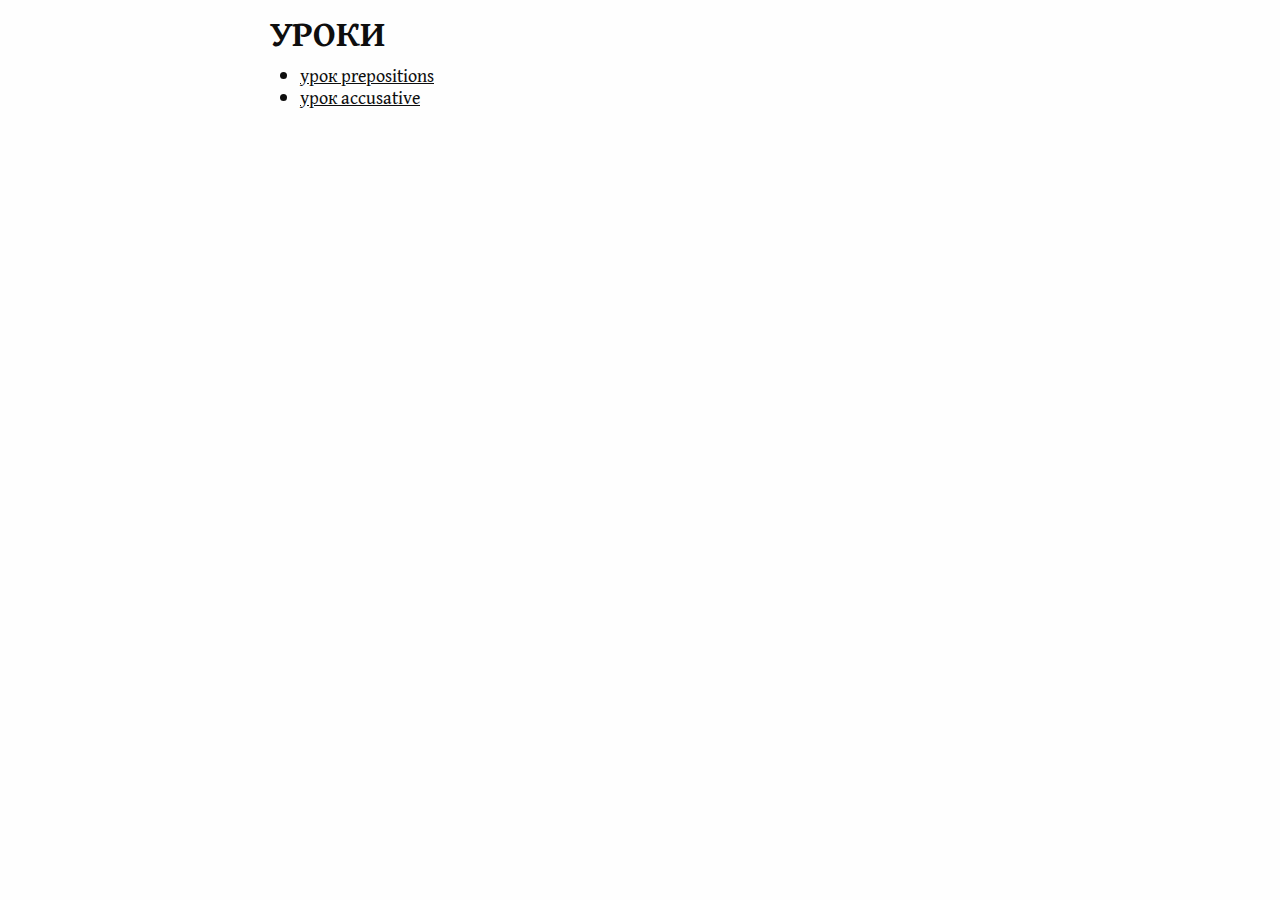
<file: index.html>
<!DOCTYPE html>
<html lang="en">
<head>
  <meta charset="UTF-8">
  <title>д</title>
  <link rel="stylesheet" href="/static/css/style.css">
  <meta name="viewport" content="width=device-width, initial-scale=1.0">
</head>
<body>
    <main>
        <h1>уроки</h1>
        <ul>
          <li><a href="prepositions.html">урок prepositions</a></li>
          <li><a href="accusative-case-and-possessives.html">урок accusative</a></li>
        </ul>
    <main>
</body>
</html>
</file>
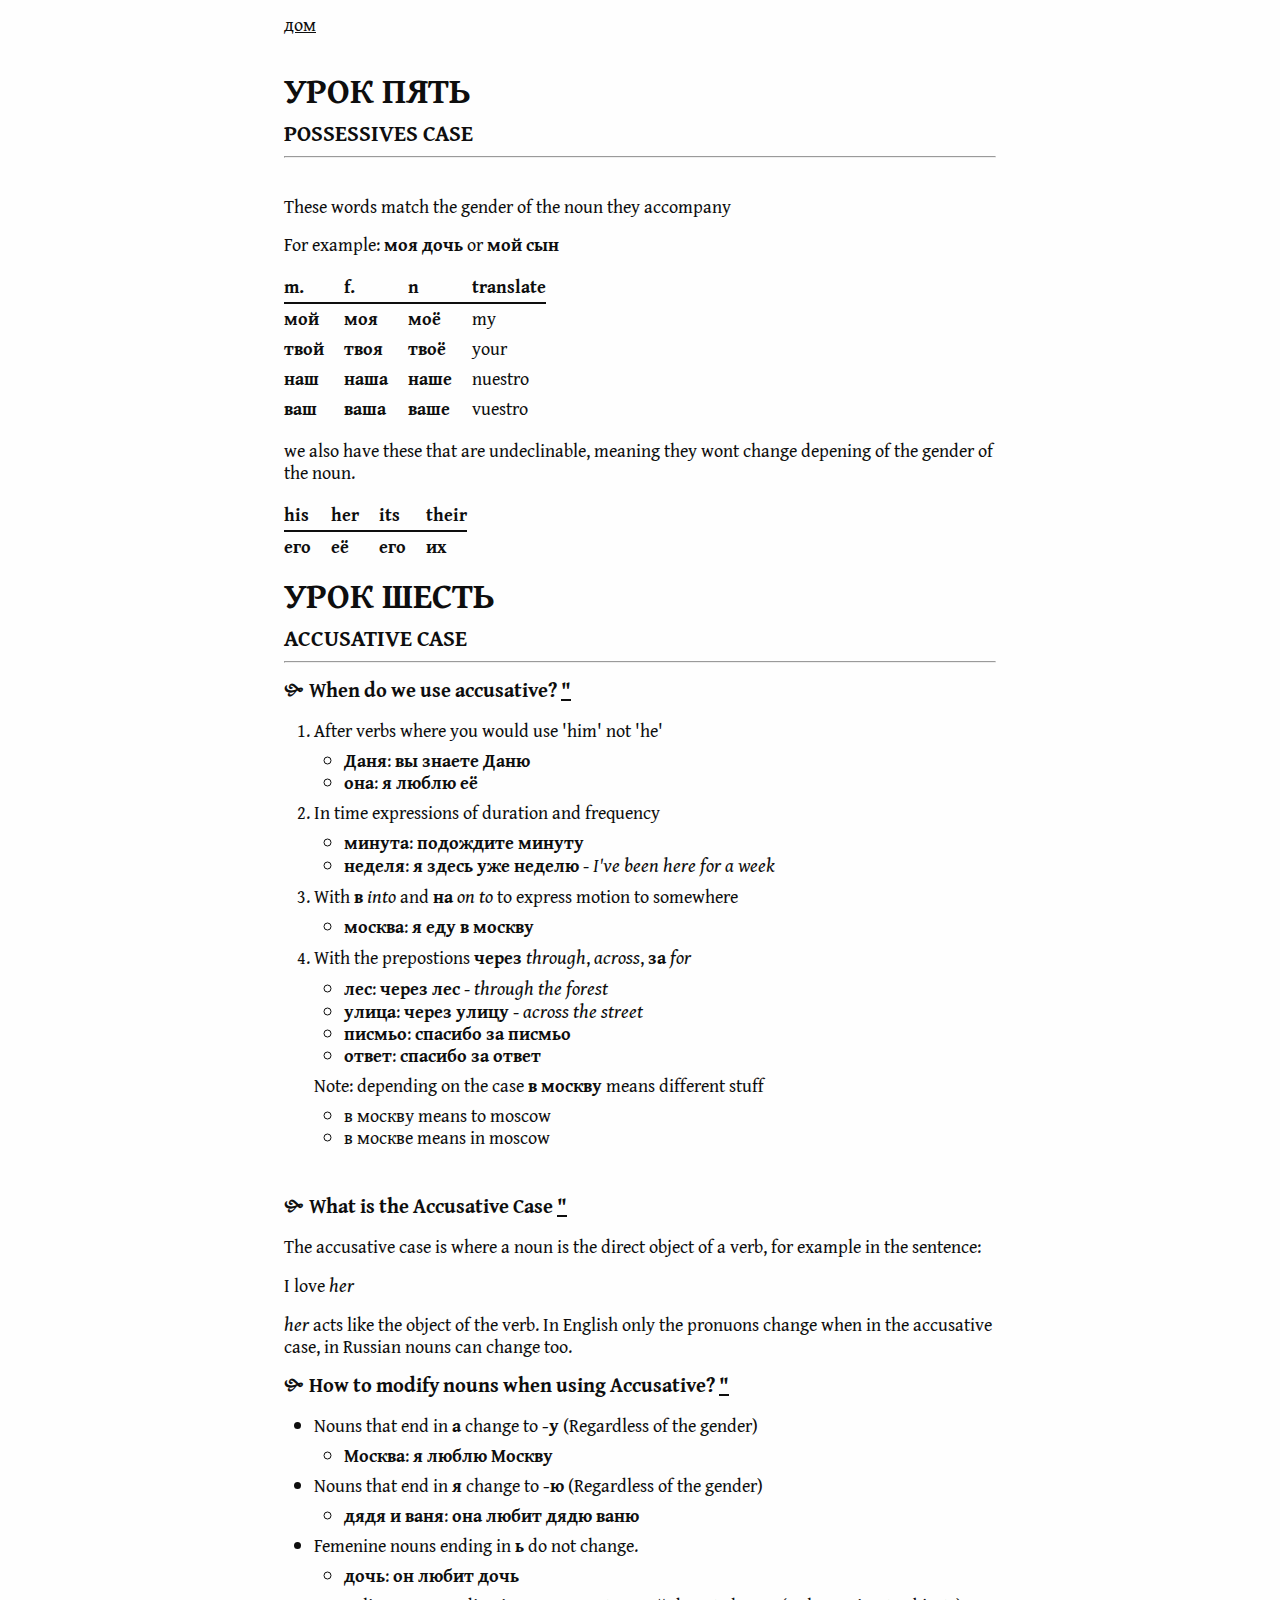
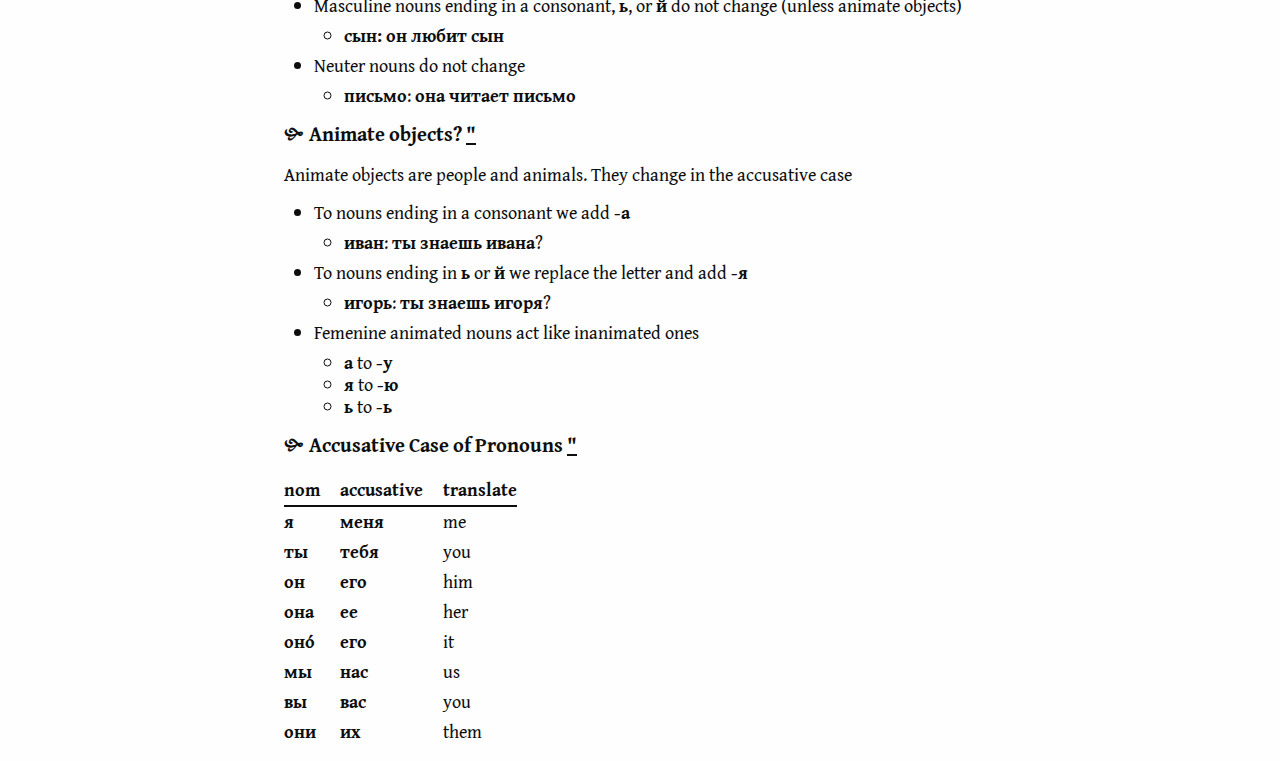
<file: accusative-case-and-possessives.html>
<!doctype html>
<html lang="en">
<head>
  <meta charset="UTF-8">
  <title>д</title>
  <link rel="stylesheet" href="/static/css/style.css">
  <meta name="viewport" content="width=device-width, initial-scale=1.0">
</head>
<body>
    <main>
        <section><a href="/">дом</a></section>
        <section>
            <h1>урок пять</h1>
            <h2>Possessives Case</h2>
            <hr>
            <br>
            <p>
            These  words match the gender of the noun they accompany
            </p>
            <p>
            For example: <b>моя дочь</b> or <b>мой сын</b>
            </p>
            <table>
              <thead>
                  <tr>
                    <th>m.</th>
                    <th>f.</th>
                    <th>n</th>
                    <th>translate</th>
                  </tr>
              </thead>
              <tbody>
                  <tr>
                      <td><b>мой</b></td>
                      <td><b>моя</b></td>
                      <td><b>моё</b></td>
                    <td>my</td>
                  </tr>
                  <tr>
                      <td><b>твой</b></td>
                      <td><b>твоя</b></td>
                      <td><b>твоё</b></td>
                    <td>your</td>
                  </tr>
                  <tr>
                      <td><b>наш</b></td>
                      <td><b>наша</b></td>
                      <td><b>наше</b></td>
                    <td>nuestro</td>
                  </tr>
                  <tr>
                      <td><b>ваш</b></td>
                      <td><b>ваша</b></td>
                      <td><b>ваше</b></td>
                    <td>vuestro</td>
                  <tr>
              </tbody>
            </table>
            <p>
                we also have these that are undeclinable, meaning they wont
                change depening of the gender of the noun.
            </p>
            <table>
              <thead>
                  <tr>
                    <th>his</th>
                    <th>her</th>
                    <th>its</th>
                    <th>their</th>
                  </tr>
              </thead>
              <tbody>
                  <tr>
                      <td><b>его</b></td>
                      <td><b>её</b></td>
                      <td><b>его</b></td>
                      <td><b>их</b></td>
                  </tr>
              </tbody>
            </table>

            <h1>урок шесть</h1>
            <h2>Accusative Case</h2>
            <hr>
            <h3 id='when'>
                When do we use accusative?
                <a class="headerlink" href="#when" title="Permalink to this heading">"</a>
            </h3>
            <ol>
              <li>
                  After verbs where you would use 'him' not 'he'
                  <ul>
                      <li><b>Даня</b>: <b>вы знаете Даню</b></li>
                      <li><b>она</b>: <b>я люблю её</b></li>
                  </ul>
              </li>
              <li>In time expressions of duration and frequency</li>
                  <ul>
                      <li><b>минута</b>: <b>подождите минуту</b></li>
                      <li><b>неделя</b>: <b>я здесь уже неделю</b> - <i>I've been here for a week</i></li>
                  </ul>
                  <li>With <b>в</b> <i>into</i> and <b>на</b> <i>on to</i> to express motion to somewhere</li>
                  <ul>
                      <li><b>москва</b>: <b>я еду в москву</b></li>
                  </ul>
                  <li>With the prepostions <b>через</b> <i>through</i>, <i>across</i>, <b>за</b> <i>for</i></li>
                  <ul>
                      <li><b>лес</b>: <b>через лес</b> -  <i>through the forest</i></li>
                      <li><b>улица</b>: <b>через улицу</b> - <i>across the street</i></li>
                      <li><b>писмьо</b>: <b>спасибо за писмьо</b></li>
                      <li><b>ответ</b>: <b>спасибо за ответ</b></li>
                  </ul>
                  <div class='info'>
                    Note: depending on the case <b>в москву</b> means different stuff
                    <ul>
                      <li>в москву means to moscow</li>
                      <li>в москве means in moscow</li>
                    </ul>
                  </div >
            </ol>

            <br>
            <h3 id='whatare'>
                What is the Accusative Case
                <a class="headerlink" href="#whatare" title="Permalink to this heading">"</a>
            </h3>
            <p>
                The accusative case is where a noun is the direct object of a
                verb, for example in the sentence:
            </p>
            <p>
                I love <i>her</i>
            </p>
            <p>
                <i>her</i> acts like the object of the verb. In English only
                the pronuons change when in the accusative case, in Russian
                nouns can change too.
            </p>
            <h3 id='howto'>
                How to modify nouns when using Accusative?
                <a class="headerlink" href="#howto" title="Permalink to this heading">"</a>
            </h3>
            <ul>
                <li>
                    Nouns that end in <b>а</b> change to <b>-у</b>
                    (Regardless of the gender)
                    <ul>
                        <li><b>Москва</b>: <b>я люблю Москву</b></li>
                    </ul>
                </li>
                <li>
                    Nouns that end in  <b>я</b> change to <b>-ю</b>
                    (Regardless of the gender)
                    <ul>
                        <li><b>дядя и ваня</b>: <b>она любит дядю ваню</b></li>
                    </ul>
                </li>
                <li>
                    Femenine nouns ending in <b>ь</b> do not change.
                    <ul>
                        <li><b>дочь</b>: <b>он любит дочь</b></li>
                    </ul>
                </li>
                <li>
                    Masculine nouns ending in a consonant, <b>ь</b>, or
                    <b>й</b> do not change (unless animate objects)
                    <ul>
                        <li><b>сын: он любит сын</b></li>
                    </ul>
                </li>
                <li>
                    Neuter nouns do not change
                    <ul>
                        <li><b>письмо</b>: <b>она читает письмо</b></li>
                    </ul>
                </li>
            </ul>
            <h3 id='howto'>
                Animate objects?
                <a class="headerlink" href="#howto" title="Permalink to this heading">"</a>
            </h3>
            <p>
                Animate objects are people and animals. They change in the
                accusative case
            </p>
            <ul>
                <li>
                    To nouns ending in a consonant we add <b>-а</b>
                    <ul>
                        <li><b>иван</b>: <b>ты знаешь ивана</b>?</li>
                    </ul>
                </li>
                <li>
                    To nouns ending in <b>ь</b> or <b>й</b> we
                    replace the letter and add <b>-я</b>
                    <ul>
                        <li><b>игорь</b>: <b>ты знаешь игоря</b>?</li>
                    </ul>
                </li>
                <li>
                    Femenine animated nouns act like inanimated ones
                    <ul>
                        <li><b>а</b> to <b>-у</b></li>
                        <li><b>я</b> to <b>-ю</b></li>
                        <li><b>ь</b> to <b>-ь</b></li>
                    </ul>
                </li>
            </ul>
            <h3 id='howto'>
                Accusative Case of Pronouns
                <a class="headerlink" href="#pronouns" title="Permalink to this heading">"</a>
            </h3>
            <table>
              <thead>
                  <tr>
                    <th>nom</th>
                    <th>accusative</th>
                    <th>translate</th>
                  </tr>
              </thead>
              <tbody>
                  <tr>
                      <td><b>я</b></td>
                      <td><b>меня</b></td>
                      <td>me</td>
                  </tr>
                  <tr>
                      <td><b>ты</b></td>
                      <td><b>тебя</b></td>
                      <td>you</td>
                  </tr>
                  <tr>
                      <td><b>он</b></td>
                      <td><b>его</b></td>
                      <td>him</td>
                  </tr>
                  <tr>
                      <td><b>она</b></td>
                      <td><b>ее</b></td>
                      <td>her</td>
                  <tr>
                  <tr>
                      <td><b>онó</b></td>
                      <td><b>его</b></td>
                      <td>it</td>
                  <tr>
                  <tr>
                      <td><b>мы</b></td>
                      <td><b>нас</b></td>
                      <td>us</td>
                  <tr>
                  <tr>
                      <td><b>вы</b></td>
                      <td><b>вас</b></td>
                      <td>you</td>
                  <tr>
                  <tr>
                      <td><b>они</b></td>
                      <td><b>их</b></td>
                      <td>them</td>
                  <tr>
              </tbody>
            </table>
    </main>
</body>
</html>
</file>
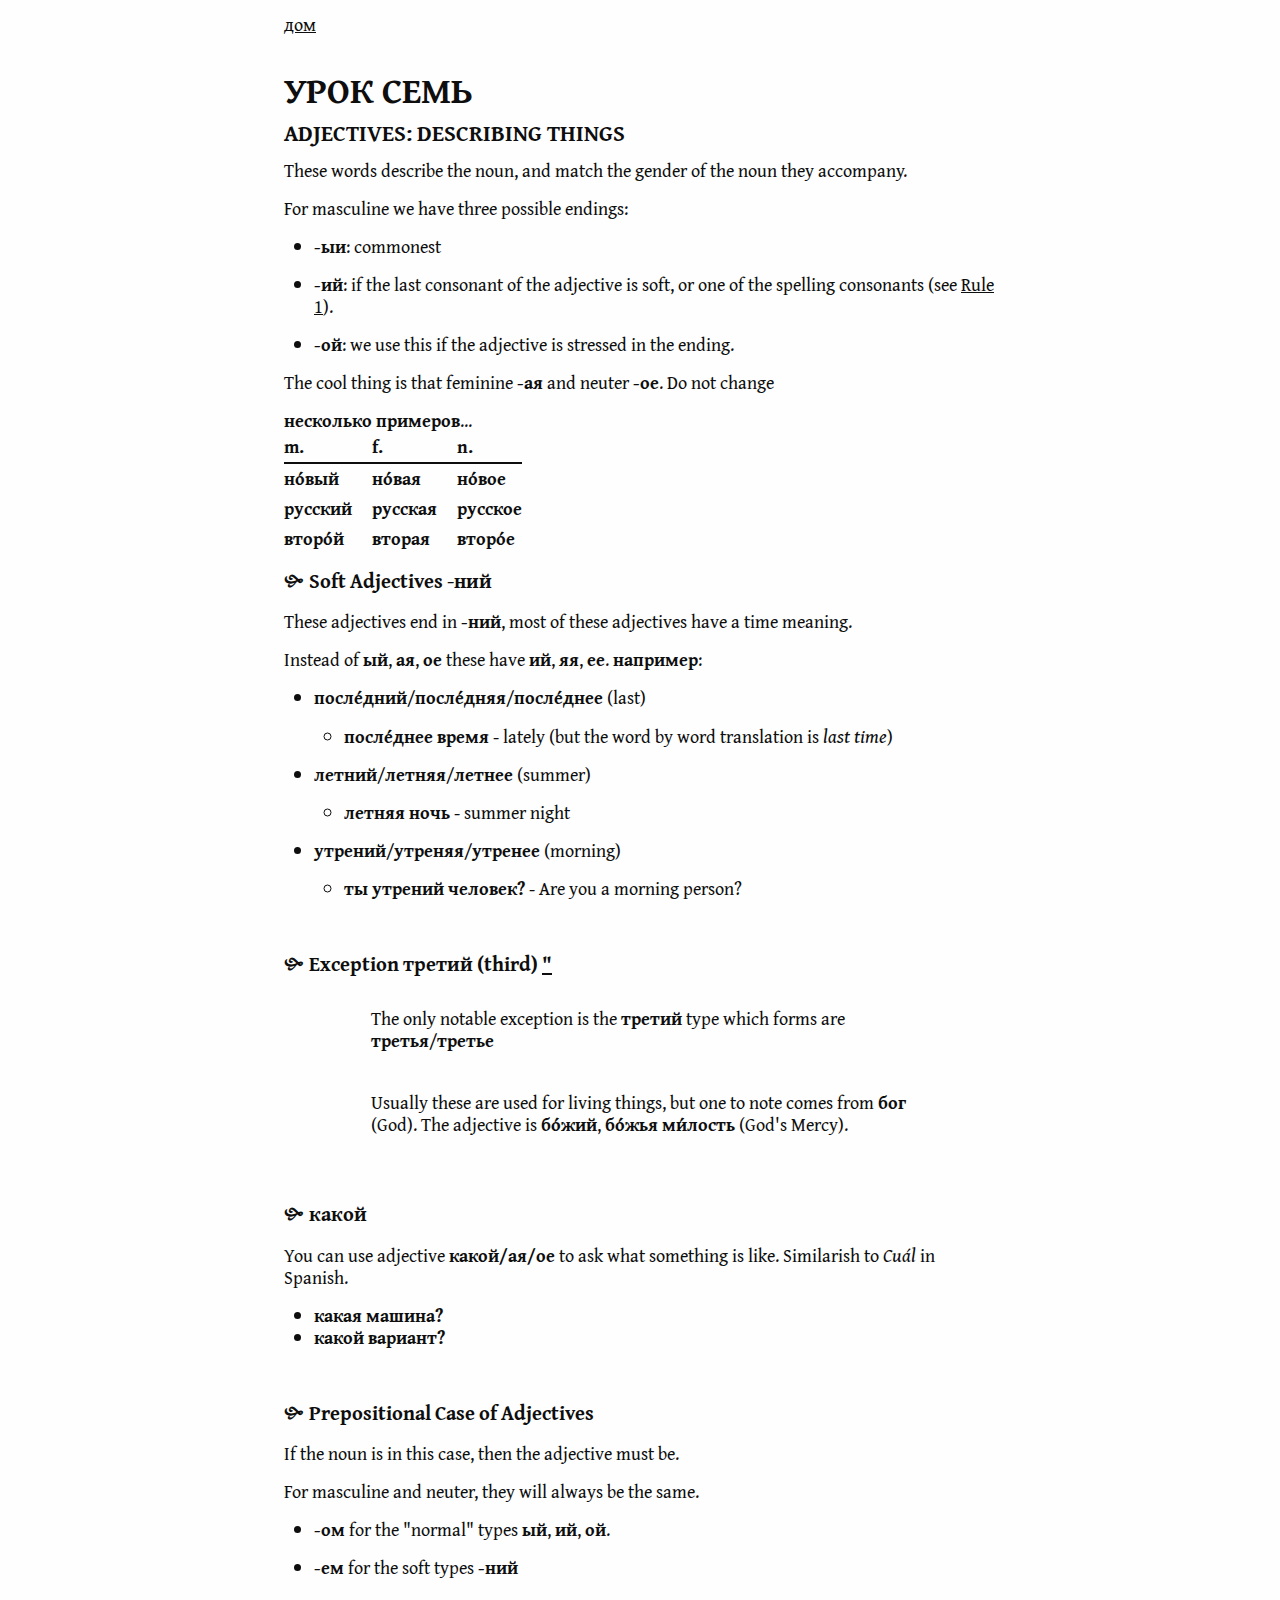
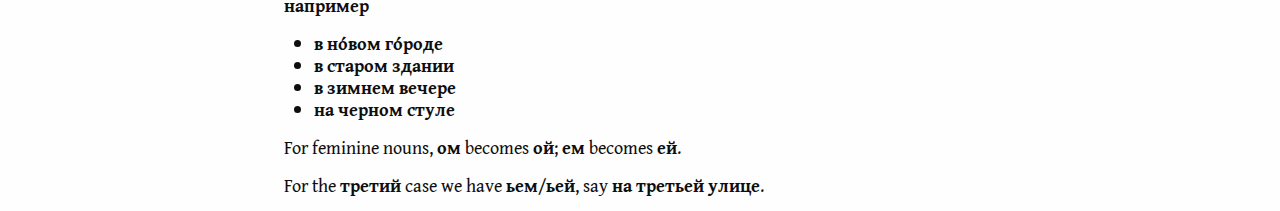
<file: adjectives.html>
<!doctype html>
<html lang="en">
<head>
  <meta charset="UTF-8">
  <title>д</title>
  <link rel="stylesheet" href="/static/css/style.css">
  <meta name="viewport" content="width=device-width, initial-scale=1.0">
</head>
<body>
    <main>
        <section><a href="/">дом</a></section>
        <section>
            <h1>урок семь</h1>
            <h2>Adjectives: Describing Things</h2>
            <p>
              These  words describe the noun, and match the gender of the noun
              they accompany.
            </p>
            <p>
              For masculine we have three possible endings:
            </p>
            <ul>
                <li>
                    <p><b>-ыи</b>: commonest</p>
                </li>
                <li>
                    <p>
                      <b>-ий</b>: if the last consonant of the adjective is
                      soft, or one of the spelling consonants (see
                      <a href="/#spell-1">Rule 1</a>).
                    </p>
                </li>
                <li>
                  <p>
                    <b>-ой</b>: we use this if the adjective is stressed in the
                    ending.
                  </p>
                </li>
            </ul>
            <p>
                The cool thing is that feminine <b>-ая</b> and neuter
                <b>-ое</b>. Do not change
            </p>
            <b>несколько примеров</b>...
            <table>
              <tr>
                <th>m.</th>
                <th>f.</th>
                <th>n.</th>
              </tr>
                <tr>
                <td><b>нóвый</b></td>
                <td><b>нóвая</b></td>
                <td><b>нóвое</b></td>
              </tr>
              <tr>
                <td><b>русский</b></td>
                <td><b>русская</b></td>
                <td><b>русское</b></td>
              </tr>
              <tr>
                <td><b>вторóй</b></td>
                <td><b>вторая</b></td>
                <td><b>вторóе</b></td>
              </tr>
            </table>
            <h3>Soft Adjectives <b>-ний</b></h3>
            <p>
              These adjectives end in <b>-ний</b>, most of these adjectives
              have a time meaning.
            </p>
            <p>
              Instead of <b>ый</b>, <b>ая</b>, <b>ое</b> these have <b>ий</b>,
              <b>яя</b>, <b>ее</b>. <b>например</b>:
            </p>
            <ul>
                <li>
                    <p>
                        <b>послéдний</b>/<b>послéдняя</b>/<b>послéднее</b>
                        (last)
                    </p>
                    <ul>
                        <li>
                            <p>
                                <b>послéднее время</b> - lately (but the word
                                by word translation is <i>last time</i>)
                            </p>
                        </li>
                    </ul>
                </li>
                <li>
                    <p><b>летний</b>/<b>летняя</b>/<b>летнее</b> (summer)</p>
                    <ul>
                        <li>
                            <p>
                                <b>летняя ночь</b> - summer night
                            </p>
                        </li>
                    </ul>
                </li>
                <li>
                    <p><b>утрений</b>/<b>утреняя</b>/<b>утренее</b> (morning) </p>
                    <ul>
                        <li>
                            <p>
                                <b>ты утрений человек?</b> - Are you a morning
                                person?
                            </p>
                        </li>
                    </ul>

                </li>
            </ul>
        </section>
        <section>
        <div class="typography-columns">
          <div>
            <h3 id='third'>Exception <b>третий</b> (third)
            <a class="headerlink" href="#spell-1" title="Permalink to this heading">"</a>
            </h3>
            <p>
              <blockquote>
                The only notable exception is the <b>третий</b> type which
                forms are <b>третья</b>/<b>третье</b>
              </blockquote>
            </p>
          </div>
          <div>
            <p>
              <blockquote>
                Usually these are used for living things, but one to note comes
                from <b>бог</b> (God). The adjective is <b>бóжий</b>, <b>бóжья
                ми́лость</b> (God's Mercy).
              </blockquote>
            <p>
          </div>
        </div>
        </section>
        <section>
            <h3>какой</h3>
            <p>
              You can use adjective <b>какой/ая/ое</b> to ask what something is
              like. Similarish to <i>Cuál</i> in Spanish.
            </p>
            <p>
              <ul>
                <li><b>какая машина?</b></li>
                <li><b>какой вариант?</b></li>
              </ul>
            </p>
        </section>
        <section>
            <h3>Prepositional Case of Adjectives</h3>
            <p>
                If the noun is in this case, then the adjective must be.
            </p>
            <p>
                For masculine and neuter, they will always be the same.
            </p>
            <ul>
                <li>
                    <p>
                        <b>-ом</b> for the "normal" types <b>ый</b>,
                        <b>ий</b>, <b>ой</b>.
                    </p>
                </li>
                <li>
                    <p><b>-ем</b> for the soft types <b>-ний</b></p>
                </li>
            </ul>
            <p>
              <b>например</b>
              <ul>
                <li><b>в нóвом гóроде</b></li>
                <li><b>в старом здании</b></li>
                <li><b>в зимнем вечере</b></li>
                <li><b>на черном стуле</b></li>
              </ul>
            </p>
            <p>
               For feminine nouns, <b>ом</b> becomes <b>ой</b>; <b>ем</b>
               becomes <b>ей</b>.
            </p>
            <p>
               For the <b>третий</b> case we have <b>ьем</b>/<b>ьей</b>, say
               <b>на третьей улице</b>.
            </p>
        </section>

    </main>
</body>
</file>
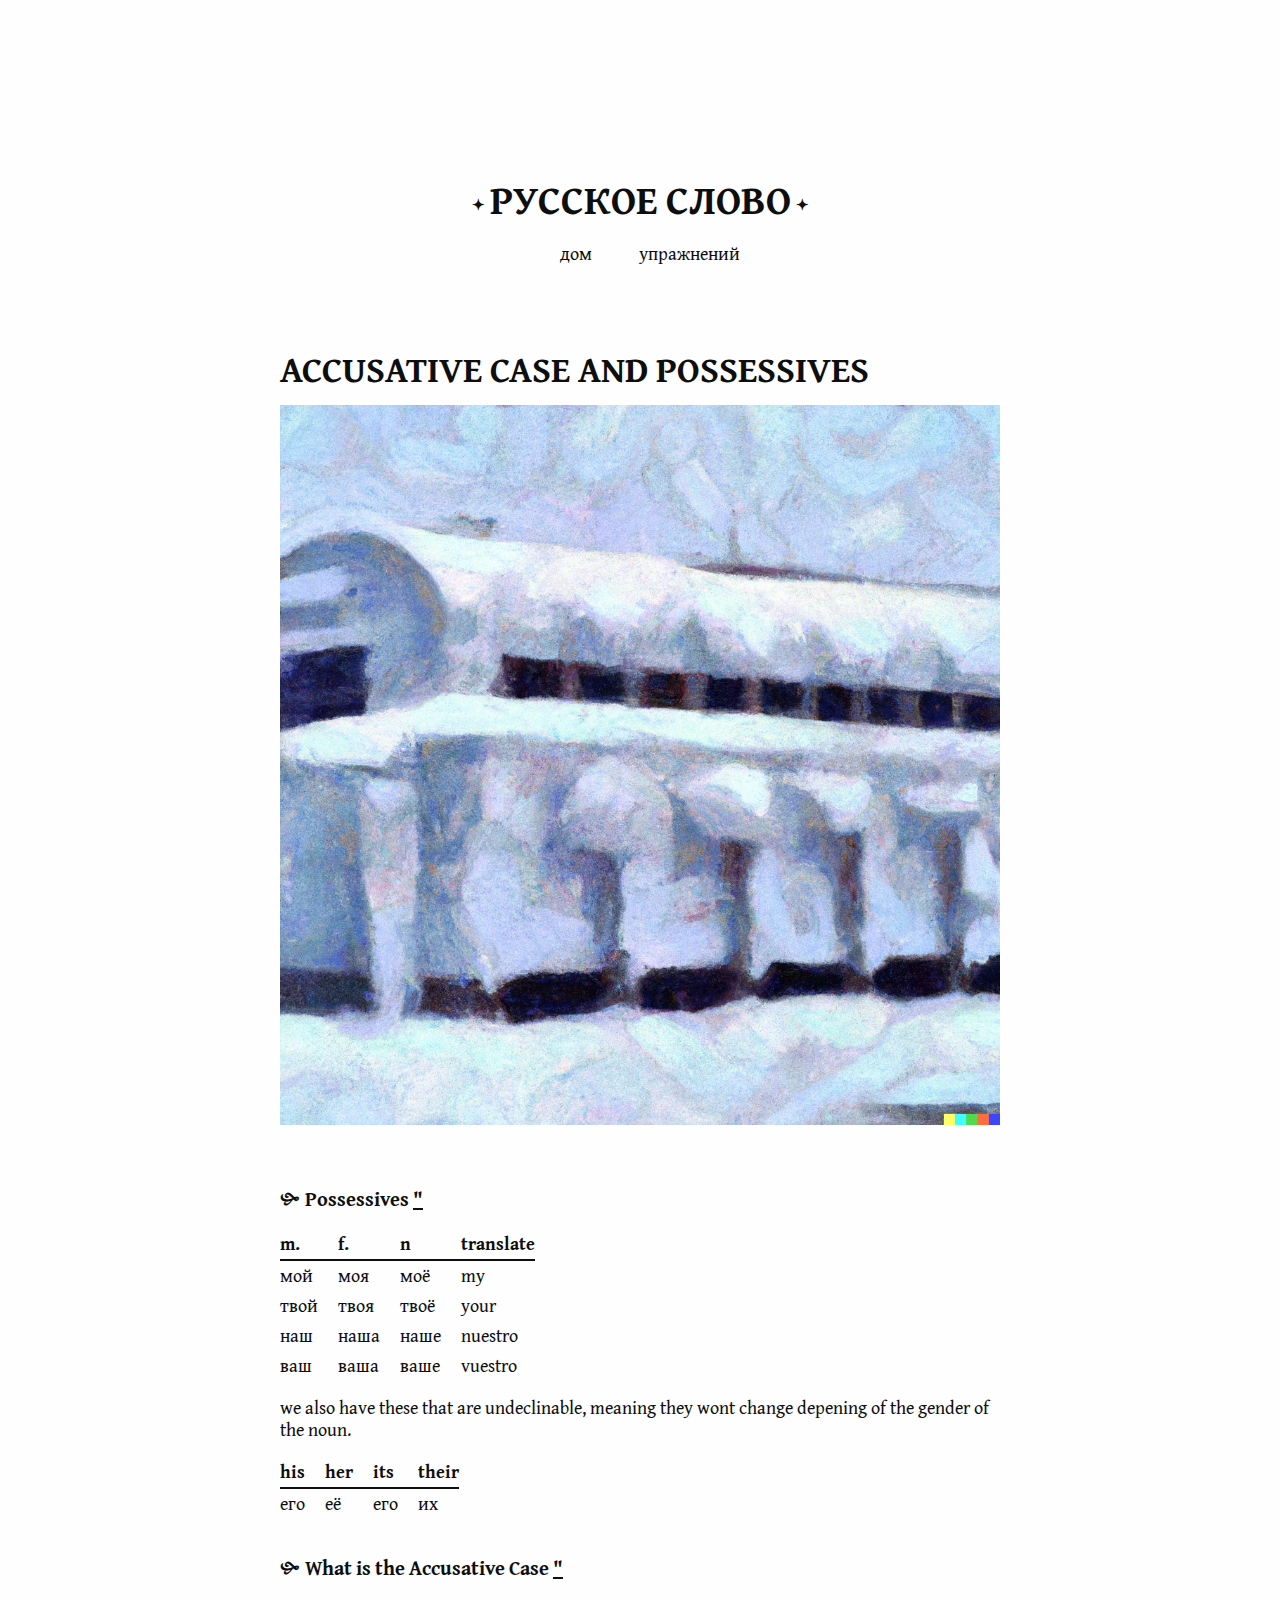
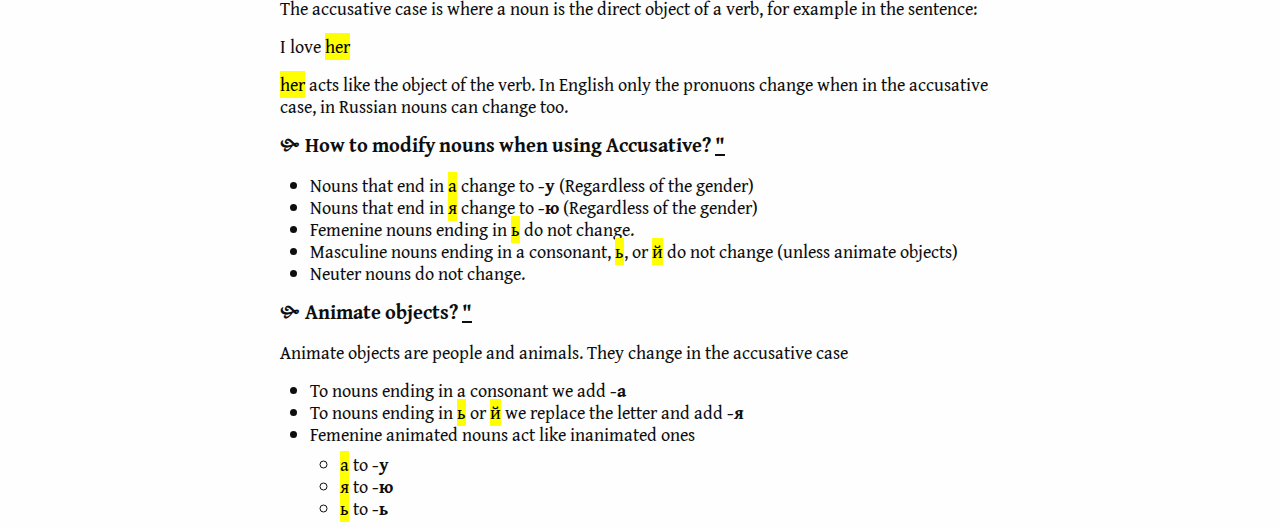
<file: poss-acc.html>
<!doctype html>
<html lang="en">
<head>
  <meta charset="UTF-8">
  <title>русское слово</title>
  <link rel="stylesheet" href="/static/css/style.css">
  <meta name="viewport" content="width=device-width, initial-scale=1.0">
</head>
<body>
    <header>
      <h1>русское слово</h1>
      <nav>
        <ul>
          <li><a href="/">дом</a></li>
          <li><a href="/exercises">упражнений</a></li>
        </ul>
      </nav>
    </header>
    <main>
        <article>
            <h1>
                Accusative Case and Possessives
            </h1>
            <figure>
                <img class='left' src='/static/img/white-snow.png'>
            </figure>
            <br>
            <h3 id='whatis'>
                Possessives
                <a class="headerlink" href="#whatis" title="Permalink to this heading">"</a>
            </h3>
            <table>
              <thead>
                  <tr>
                    <th>m.</th>
                    <th>f.</th>
                    <th>n</th>
                    <th>translate</th>
                  </tr>
              </thead>
              <tbody>
                  <tr>
                    <td>мой</td>
                    <td>моя</td>
                    <td>моё</td>
                    <td>my</td>
                  </tr>
                  <tr>
                    <td>твой</td>
                    <td>твоя</td>
                    <td>твоё</td>
                    <td>your</td>
                  </tr>
                  <tr>
                    <td>наш</td>
                    <td>наша</td>
                    <td>наше</td>
                    <td>nuestro</td>
                  </tr>
                  <tr>
                    <td>ваш</td>
                    <td>ваша</td>
                    <td>ваше</td>
                    <td>vuestro</td>
                  <tr>
              </tbody>
            </table>
            <p>
                we also have these that are undeclinable, meaning they wont
                change depening of the gender of the noun.
            </p>
            <table>
              <thead>
                  <tr>
                    <th>his</th>
                    <th>her</th>
                    <th>its</th>
                    <th>their</th>
                  </tr>
              </thead>
              <tbody>
                  <tr>
                    <td>его</td>
                    <td>её</td>
                    <td>его</td>
                    <td>их</td>
                  </tr>
              </tbody>
            </table>

            <br>
            <h3 id='whatare'>
                What is the Accusative Case
                <a class="headerlink" href="#whatare" title="Permalink to this heading">"</a>
            </h3>
            <p>
                The accusative case is where a noun is the direct object of a
                verb, for example in the sentence:
            </p>
            <p>
                I love <mark>her</mark>
            </p>
            <p>
                <mark>her</mark> acts like the object of the verb. In English only
                the pronuons change when in the accusative case, in Russian
                nouns can change too.
            </p>
            <h3 id='howto'>
                How to modify nouns when using Accusative?
                <a class="headerlink" href="#howto" title="Permalink to this heading">"</a>
            </h3>
            <ul>
                <li>
                    Nouns that end in <mark>а</mark> change to <b>-у</b> 
                    (Regardless of the gender)
                </li>
                <li>
                    Nouns that end in  <mark>я</mark> change to <b>-ю</b>
                    (Regardless of the gender)
                </li>
                <li>
                    Femenine nouns ending in <mark>ь</mark> do not change.
                </li>
                <li>
                    Masculine nouns ending in a consonant, <mark>ь</mark>, or
                    <mark>й</mark> do not change (unless animate objects)
                </li>
                <li>
                    Neuter nouns do not change.
                </li>
            </ul>
            <h3 id='howto'>
                Animate objects?
                <a class="headerlink" href="#howto" title="Permalink to this heading">"</a>
            </h3>
            <p>
                Animate objects are people and animals. They change in the
                accusative case
            </p>
            <ul>
                <li>
                    To nouns ending in a consonant we add <b>-а</b>
                </li>
                <li>
                    To nouns ending in <mark>ь</mark> or <mark>й</mark> we
                    replace the letter and add <b>-я</b>
                </li>
                <li>
                    Femenine animated nouns act like inanimated ones
                    <ul>
                        <li><mark>а</mark> to <b>-у</b></li>
                        <li><mark>я</mark> to <b>-ю</b></li>
                        <li><mark>ь</mark> to <b>-ь</b></li>
                    </ul>
                </li>
            </ul>
        </article>
    </main>
</body>
</html>
</file>
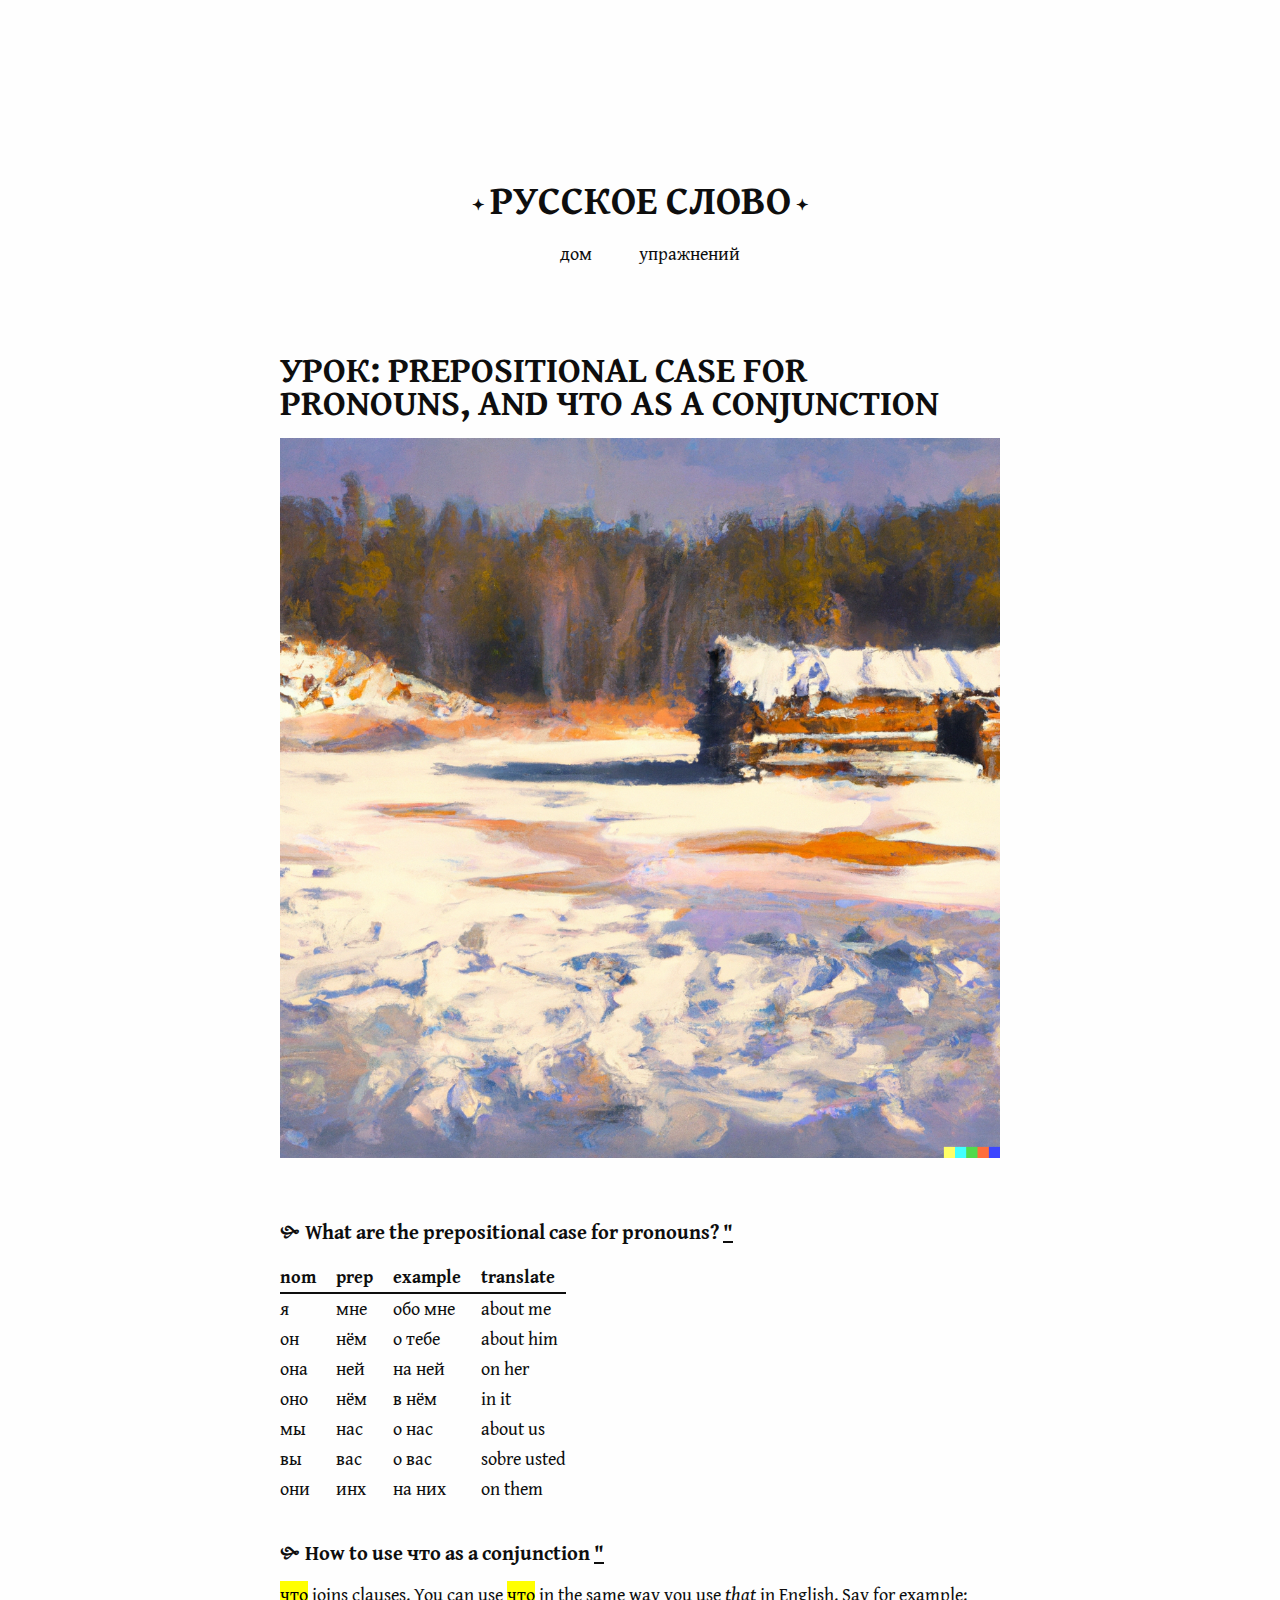
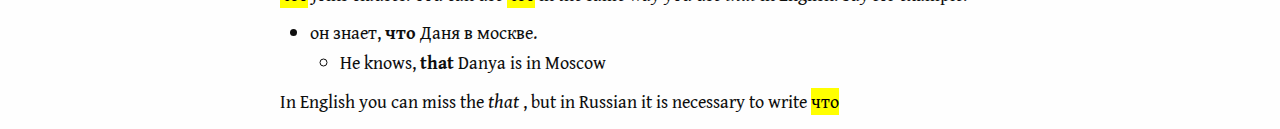
<file: prep-personal.html>
<!doctype html>
<html lang="en">
<head>
  <meta charset="UTF-8">
  <title>русское слово</title>
  <link rel="stylesheet" href="/static/css/style.css">
  <meta name="viewport" content="width=device-width, initial-scale=1.0">
</head>
<body>
    <header>
      <h1>русское слово</h1>
      <nav>
        <ul>
          <li><a href="/">дом</a></li>
          <li><a href="/exercises">упражнений</a></li>
        </ul>
      </nav>
    </header>
    <main>
        <article>
            <h1>
                урок: prepositional case for pronouns, and что as a conjunction
            </h1>
            <figure>
                <img class='left' src='/static/img/cabin-siberia.png'>
            </figure>
            <br>
            <h3 id='whatis'>
                 What are the prepositional case for pronouns?
                <a class="headerlink" href="#whatis" title="Permalink to this heading">"</a>
            </h3>
            <table>
              <thead>
                  <tr>
                    <th>nom</th>
                    <th>prep</th>
                    <th>example</th>
                    <th>translate</th>
                  </tr>
              </thead>
              <tbody>
                  <tr>
                    <td>я</td>
                    <td>мне</td>
                    <td>обо мне</td>
                    <td>about me</td>
                  </tr>
                  <tr>


                    <td>он</td>
                    <td>нём</td>
                    <td>о тебе</td>
                    <td>about him</td>
                  </tr>
                  <tr>
                    <td>она</td>
                    <td>ней</td>
                    <td>на ней</td>
                    <td>on her</td>
                  </tr>
                  <tr>
                    <td>оно</td>
                    <td>нём</td>
                    <td>в нём</td>
                    <td>in it</td>
                  </tr>

                  <tr>
                    <td>мы</td>
                    <td>нас</td>
                    <td>о нас</td>
                    <td>about us</td>
                  </tr>

                  <tr>
                    <td>вы</td>
                    <td>вас</td>
                    <td>о вас</td>
                    <td>sobre usted</td>
                  </tr>
                  <tr>
                    <td>они</td>
                    <td>инх</td>
                    <td>на них</td>
                    <td>on them</td>
                  </tr>
              </tbody>
            </table>
            <br>
            <h3 id='whatare'>
                How to use что as a conjunction
                <a class="headerlink" href="#whatare" title="Permalink to this heading">"</a>
            </h3>
            <p>
            <mark>что</mark> joins clauses. You can use <mark>что</mark>  in the same way you use <i>that</i> in
                English. Say for example:
            </p>
            <ul class='example-list'>
                <li>он знает, <b>что</b> Даня в москве.</li>
                <ul>
                    <li>He knows, <b>that</b> Danya is in Moscow</li>
                </ul>
            </ul>
            <p>
                In English you can miss the <i> that </i>, but in Russian it is
                necessary to write <mark>что</mark>
            </p>

        </article>
    </main>
</body>
</html>
</file>
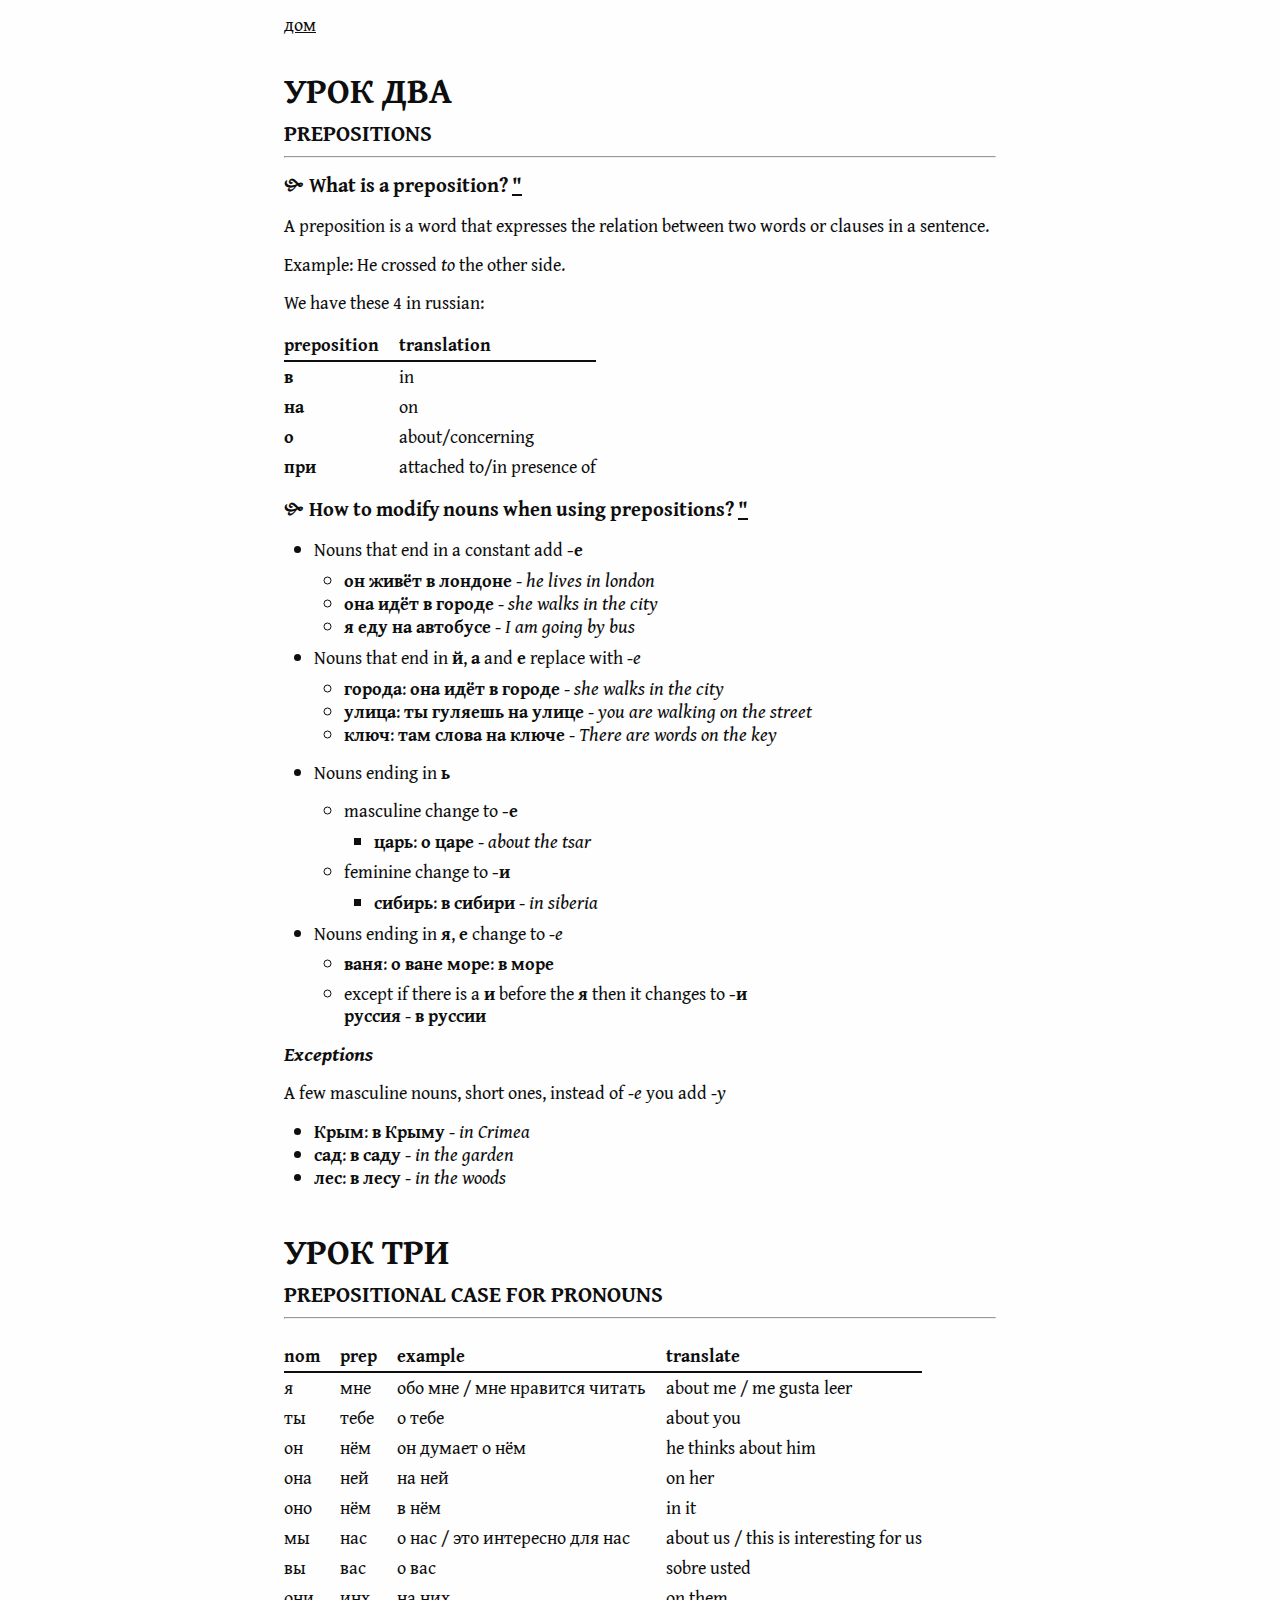
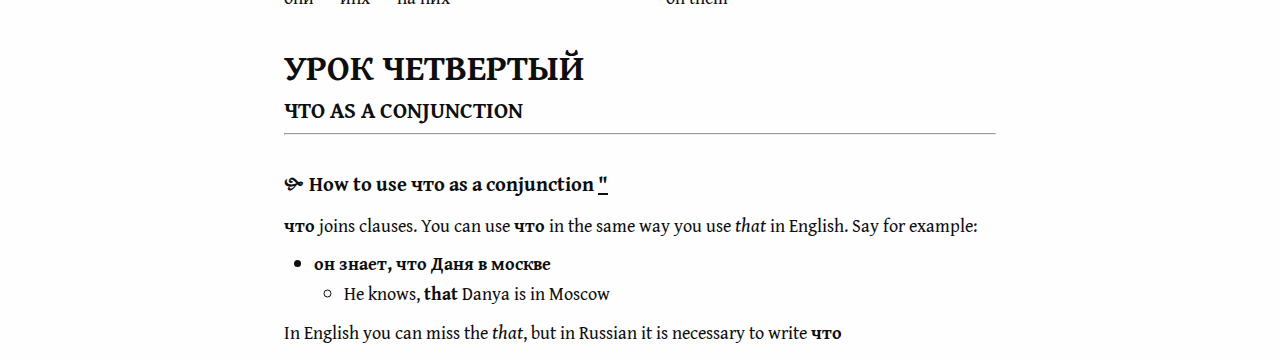
<file: prepositions.html>
<!doctype html>
<html lang="en">
<head>
  <meta charset="UTF-8">
  <title>д</title>
  <link rel="stylesheet" href="/static/css/style.css">
  <meta name="viewport" content="width=device-width, initial-scale=1.0">
</head>
<body>
    <main>
        <section><a href="/">дом</a></section>
        <section>
            <h1>урок два</h1>
            <h2>prepositions</h2>
            <hr>

            <h3 id='whatis'>
                 What is a preposition?
                <a class="headerlink" href="#whatis" title="Permalink to this heading">"</a>
            </h3>
            <p>
                A preposition is a word that expresses the relation between two
                words or clauses in a sentence.
            </p>
            <p>
                Example: He crossed <i>to</i> the other side.
            </p>
            <p>
                We have these 4 in russian:
            </p>
            <table>
              <thead>
                  <tr>
                    <th>preposition</th>
                    <th>translation</th>
                  </tr>
              </thead>
              <tbody>
                  <tr>
                      <td><b>в</b></td>
                      <td>in</td>
                  </tr>
                  <tr>
                      <td><b>на</b></td>
                      <td>on</td>
                  </tr>
                  <tr>
                      <td><b>о</b></td>
                    <td>about/concerning</td>
                  </tr>
                  <tr>
                      <td><b>при</b></td>
                    <td>attached to/in presence of</td>
                  </tr>
              </tbody>
            </table>

            <h3 id='howto'>
                How to modify nouns when using prepositions?
                <a class="headerlink" href="#howto" title="Permalink to this heading">"</a>
            </h3>
            <ul>
                <li>
                    Nouns that end in a constant add <b>-е</b>
                    <ul>
                        <li><b>он живёт в лондоне</b> - <i>he lives in london</i></li>
                        <li><b>она идёт в городе</b> - <i>she walks in the city</i></li>
                        <li><b>я еду на автобусе</b> - <i>I am going by bus</i></li>
                    </ul>
                </li>
                <li>
                    Nouns that end in <b>й</b>, <b>а</b> and
                    <b>е</b> replace with <i>-е</i>
                    <ul>
                        <li><b>города</b>: <b>она идёт в городе</b> - <i>she walks in the city</i></li>
                        <li><b>улица</b>: <b>ты гуляешь на улице</b> - <i>you are walking on the street</i></li>
                        <li><b>ключ</b>: <b>там слова на ключе</b> - <i>There are words on the key</i></li>
                    </ul>
                </li>
                <li>
                    <p>Nouns ending in <b>ь</b></p>
                    <ul>
                        <li>masculine change to <b>-е</b></li>
                        <ul>
                            <li><b>царь</b>: <b>о царе</b> - <i>about the tsar</i></li>
                        </ul>
                        <li>feminine change to <b>-и</b></li>
                        <ul>
                            <li><b>сибирь</b>: <b>в сибири</b> - <i>in siberia</i></li>
                        </ul>
                    </ul>
                </li>
                <li>
                    Nouns ending in <b>я</b>, <b>е</b> change to <i>-e</i>
                    <ul>
                        <li>
                            <b>ваня</b>: <b>о ване</b>
                            <b>море</b>: <b>в море</b>
                        </li>
                    </ul>
                    <ul>
                        <li>
                            except if there is a <b>и</b> before the <b>я</b>
                            then it changes to <b>-и</b>
                            <br>
                            <b>руссия</b> - <b>в руссии</b>
                        </li>
                    </ul>
                </li>
            </ul>
            <h4>Exceptions</h4>
            <p>
                A few masculine nouns, short ones, instead of <i>-е</i>
                you add <i>-у</i>
            </p>
            <ul class='example-list'>
                <li><b>Крым</b>: <b>в Крыму</b> - <i>in Crimea</i></li> 
                <li><b>сад</b>: <b>в саду</b> - <i>in the garden</i></li>
                <li><b>лес</b>: <b>в лесу</b> - <i>in the woods</i></li>
            </ul>

            <div style='display: none;'>
                <h3 id='examples'>
                    Examples
                    <a class="headerlink" href="#examples" title="Permalink to this heading">"</a>
                </h3>
                <ul class='example-list'>
                    <li>Лондон - в Лондон<mark>е</mark></li>
                    <li>музей - в музе<mark>е</mark></li>
                    <li>Москва - в Москв<mark>е</mark></li>
                    <li>письмо - в письм<mark>е</mark></li>
                </ul>
                <ul class='example-list'>
                    <li>Он говорит, что она знает <mark>в письме</mark>.</li>
                    <li>Я изучаю русский язык<mark>в Санкт-Петербурге.</mark></li>
                    <li>Она работает <mark>в музее</mark> вечером.</li>
                    <li>
                        «о чём они говорите» она спросит. «я не знаю» он
                        говорит. Они <mark>в школе</mark>.
                    </li>
                </ul>
            </div>
        </section>

        <section>
            <h1>урок три</h1>
            <h2>prepositional case for pronouns</h2>
            <hr>
            <br>
            <table>
              <thead>
                  <tr>
                    <th>nom</th>
                    <th>prep</th>
                    <th>example</th>
                    <th>translate</th>
                  </tr>
              </thead>
              <tbody>
                  <tr>
                    <td>я</td>
                    <td>мне</td>
                    <td>обо мне / мне нравится читать</td>
                    <td>about me / me gusta leer</td>
                  </tr>
                  <tr>
                    <td>ты</td>
                    <td>тебе</td>
                    <td>о тебе</td>
                    <td>about you</td>
                  </tr>
                  <tr>
                    <td>он</td>
                    <td>нём</td>
                    <td>он думает о нём</td>
                    <td>he thinks about him</td>
                  </tr>
                  <tr>
                    <td>она</td>
                    <td>ней</td>
                    <td>на ней</td>
                    <td>on her</td>
                  </tr>
                  <tr>
                    <td>оно</td>
                    <td>нём</td>
                    <td>в нём</td>
                    <td>in it</td>
                  </tr>

                  <tr>
                    <td>мы</td>
                    <td>нас</td>
                    <td>о нас / это интересно для нас</td>
                    <td>about us / this is interesting for us</td>
                  </tr>

                  <tr>
                    <td>вы</td>
                    <td>вас</td>
                    <td>о вас</td>
                    <td>sobre usted</td>
                  </tr>
                  <tr>
                    <td>они</td>
                    <td>инх</td>
                    <td>на них</td>
                    <td>on them</td>
                  </tr>
              </tbody>
            </table>
            </section>
            <section>
            <h1>урок четвертый</h1>
            <h2>что as a conjunction</h2>
            <hr>
            <br>
            <h3 id='whatare-2'>
                How to use что as a conjunction
                <a class="headerlink" href="#whatare-2" title="Permalink to this heading">"</a>
            </h3>
            <p>
                <b>что</b> joins clauses. You can use <b>что</b>  in the same
                way you use <i>that</i> in English. Say for example:
            </p>
            <ul class='example-list'>
                <li><b>он знает, что Даня в москве</b></li>
                <ul>
                    <li>He knows, <b>that</b> Danya is in Moscow</li>
                </ul>
            </ul>
            <p>
                In English you can miss the <i>that</i>, but in Russian it is
                necessary to write <b>что</b>
            </p>

        </section>
    </main>
</body>
</html>
</file>
<file: static/css/style.css>
/*
 * Magick CSS
 * by: winterveil (https://github.com/wintermute-cell/)
 * license: MIT
 * version: 1.0.5
*/

@charset "UTF-8";

/* Importing the fonts. */
@import url('https://fonts.googleapis.com/css2?family=Averia+Libre:ital,wght@0,400;0,700;1,400;1,700&family=Averia+Serif+Libre:ital,wght@0,300;0,700;1,300;1,700&family=Caveat&family=Courier+Prime:ital,wght@0,400;0,700;1,400;1,700&family=Spectral:ital,wght@0,300;0,600;1,300;1,600&display=swap&family=Noto+Sans+Symbols+2&display=swap');
@import url('https://fonts.googleapis.com/css2?family=Roboto+Slab:wght@100..900&display=swap');
@import url('https://fonts.googleapis.com/css2?family=Gentium+Book+Plus:ital,wght@0,400;0,700;1,400;1,700&display=swap');

/* Simple CSS Reset */
* {
    margin: 0;
    padding: 0;
    box-sizing: border-box;
}

:root {
    /* Theme colors */
    --fg: #0e0e0e;
    --bg: #fefefe;
    --form-bg: #fbfbfb;
    --form-fg: #00004d;
    --form-fg-placeholder: #00004d9a;
}

@media (prefers-color-scheme: dark) {
    :root {
        --fg: #fefefe;
        --bg: #0e0e0e;
        --form-bg: #1a1a1a;
        --form-fg: #fefefe;
        --form-fg-placeholder: #fefefe9a;
    }
}

/*
    1) Modify the base font-size to 62.5% so that 1.6rem = 16px.
    2) Set box-sizing globally to handle padding and border widths.
*/
html {
    font-size: 62.5%; /* 1 */
    box-sizing: border-box; /* 2 */
}

/* Use smaller sizes on mobile devices. */
@media (max-width: 600px) {
    html {
        font-size: 56%;
    }
}

/*
    1) Set the base font-size to 18px with a normal weight.
    2) Set the text and background colors to match the theme.
    3) Use the 'Averia Serif Libre' font for the body text.
    4) Reset the counter for sidenotes.
*/
body {
    font-size: 1.8rem; /* 1 */
    background-color: var(--bg); /* 2 */
    color: var(--fg); /* 2 */
    font-family: "Averia Serif Libre", "Roboto Slab", serif; /* 3 */
    font-family: "Gentium Book Plus", serif;

    font-style: normal; /* 3 */
    line-height: 2.2rem; /* 3 */
    font-weight: 300; /* 3 */

    counter-reset: sidenote-counter; /* 4 */
}

/*
    1) Center the main content.
    2) Set the width of the element to 760px, with lower padding on mobile devices.
    3) Relative position as the default allows for absolute positioning of child elements.
*/
article,
main {
    margin: auto; /* 1 */
    max-width: 76rem; /* 2 */
    padding: 0 1rem; /* 2 */
    width: 100%; /* 2 */
    position: relative; /* 3 */
}

@media (max-width: 600px) {
    article,
    main {
        padding: 0 0.2rem; /* 2 */
    }
}

/* ========================================================================================================================= */
/*  Structure & Layout ===================================================================================================== */
/* ========================================================================================================================= */

/* Display the header, main, and footer sections as distinctly separate blocks. */
header,
section,
footer {
    margin: 0.7rem;
    padding: 0.7rem;
}

/* On mobile devices, a smaller margin looks more fitting due to the smaller view. */
@media (max-width: 600px) {
    header,
    section,
    footer {
        margin-top: 0.2rem;
        margin-bottom: 0.2rem;
    }
}

/* Avoid double margin on the last child of each section */
header>*:last-child,
section>*:last-child,
footer>*:last-child {
    margin-bottom: 0;
}

/* Add large margins to the header to visually separate it from the main content. */
header {
    margin-top: 12rem;
    margin-bottom: 8rem;
}

/* On mobile devices, reduce the margin around the header to save space. */
@media (max-width: 600px) {
    header {
        margin: 0;
        padding: 1.2rem;
    }
}

/*
    1) Center align the text in the footer.
    2) Add a margin to the top of the footer to visually separate it from the main content.
    3) Add a margin to the bottom of the footer to not have it stuck to the bottom of the page.
*/
footer {
    text-align: center; /* 1 */
    margin-top: 5rem; /* 2 */
    margin-bottom: 2rem; /* 3 */
}

/* ========================================================================================================================= */
/*  Typography & Links ===================================================================================================== */
/* ========================================================================================================================= */

/* Add some space between paragraphs. */
p {
    margin: 1.6rem 0; /* 1 */
}

/* Remove link color. */
a {
    color: var(--fg);
}

/* Make string a little more bold, to adjust for the font. */
b,
strong {
    font-weight: 600;
}

/* Make emphasized text a little larger, to adjust for the font. */
i,
em {
    font-size: calc(1em + 0.1rem);
}

/*
    1) Set the font-family, color, and font-style for the headings.
    2) Add a margin to the top and bottom of the headings.
*/
h1,
h2,
h3,
h4 {
    font-family: "Averia Serif Libre", "Roboto Slab", cursive; /* 3 */
    font-family: "Gentium Book Plus", cursive;
    color: var(--fg); /* 1 */
    font-style: normal; /* 1 */
    font-weight: 600; /* 1 */
    margin: 1.6rem 0 1.6rem 0; /* 2 */
}

/* h1 headings are uppercase and 2x the size of the base font. */
h1 {
    text-transform: uppercase;
    font-size: 3.6rem;
    line-height: 3.3rem;
}

/* h2 headings are uppercase and 1.250x (major third) the size of the base font. */
h2 {
    font-size: 2.25rem;
    text-transform: uppercase;
    margin: 1.2rem 0 1.2rem 0;
}

/* h3 headings are 1.125x (major second) the size of the base font. */
h3 {
    font-size: 2.025rem;
}

/* Add a decorative element before h3 headings. */
h3:before {
    font-family: "Noto Sans Symbols 2", sans-serif;
    content: "🙛 ";
}

/* h4 headings are the same size as h3 headings, but italic and without the decorative element. */
h4 {
    font-style: italic;
    font-size: 2.025rem;
}

/* A uniquely styled h1 for the header */
header h1 {
    font-size: 4rem;
    color: var(--fg);
    text-align: center;
    padding: 4rem 0 1.2rem 0;
    margin-bottom: 1rem;
}

/* Additional decorations for the header h1 */
header h1:before,
header h1:after {
    content: "✦";
    color: var(--fg);
    font-size: 1.5rem;
    vertical-align: middle;
    padding: 0 0.5rem;
}

/*
    1) Remove any list symbols.
    2) Center align the nav links.
    3) Add a margin to the top of the nav links.
    4) Remove the default padding from the list.
*/
header nav ul {
    list-style-type: none; /* 1 */
    text-align: center; /* 2 */
    margin-top: 1.0rem; /* 3 */
    padding-inline-start: 0; /* 4 */
}

/* Display the navigation links as a centered, horizontal list. */
header nav ul li {
    display: inline;
    margin: 0 1.2rem;
}

/* Remove default link styles. */
header nav ul li a {
    text-decoration: none;
    color: var(--fg);
}

/* Add a hover effect to the navigation links. */
header nav ul li a::before {
    content: "❯ "; /* 1 */
    opacity: 0; /* 1 */
}
header nav ul li a:hover::before {
    opacity: 1; /* 1 */
}

/* ===================================================================================================================== */
/*       Lists     ===================================================================================================== */
/* ===================================================================================================================== */

/*
    1) Add some indentation to the list items.
    2) Add a margin to the top and bottom of the list.
*/
:where(main ol, main ul) {
    margin-inline-start: 0; /* 1 */
    padding-inline-start: 3rem; /* 1 */
    margin: 0.8rem 0; /* 2 */
}

/* Add some vertical space around a definition list. */
dl {
    margin: 0.8rem 0;
}

/* Add an indent to the definition term. */
dd {
    margin: 0 1.6rem;
}

/* ===================================================================================================================== */
/*      Media      ===================================================================================================== */
/* ===================================================================================================================== */

/*
    1) Set the maximum width of the image to 100% so they don't overflow the main column.
    2) Set the height in respect to the width to prevent the image from stretching.
    3) Add some margin to standalone images.
*/
img {
    max-width: 100%; /* 1 */
    height: auto; /* 2 */
    margin: 0.8rem 0; /* 3 */
}

/* Images in figures should not have their own margins */
figure img {
    margin: 0;
    padding: 0;
}

/*
    1) Set margins and padding for figures.
    2) Center align any text inside figures.
*/
figure {
    margin: 2rem 0; /* 1 */
    padding: 0; /* 1 */
    text-align: center; /* 2 */
}

/* Center align any element that is part of a figure */
figure * {
    margin-left: auto;
    margin-right: auto;
}

/* We don't want to center prealigned text or code in figures */
figure code,
figure pre {
    text-align: left;
}

/* Set the typography for the figure captions */
figcaption {
    margin: 0.8rem 0;
    font-size: 1.8rem;
}

/* ===================================================================================================================== */
/*  Forms & Inputs ===================================================================================================== */
/* ===================================================================================================================== */


/*
    1) Display the form elements in a grid layout, two columns wide.
    2) Add some space between the form elements.
    3) Set padding and margin for the form.
    4) Give the form a pop out paper note look.
*/
form {
    display: grid; /* 1 */
    grid-template-columns: 1fr 1fr; /* 1 */
    gap: 10px; /* 2 */
    padding: 1rem; /* 3 */
    margin: 0.8rem 0; /* 3 */
    box-shadow: 0 0 10px 0 rgba(0, 0, 0, 0.1); /* 4 */
    background-color: var(--form-bg); /* 4 */
}

/* Make form inputs and labels span two columns. (They get their own line) */
form input[type="email"],
form input[type="number"],
form input[type="password"],
form input[type="search"],
form input[type="tel"],
form input[type="text"],
form input[type="url"],
form label,
form fieldset,
form textarea {
    grid-column: span 2;
}

/* 
    1) Adjust the elements to take up full width of their grid cell.
    2) Prevent textarea from being resized horizontally and overflowing the main column.
*/
form input,
form button,
form textarea {
    width: 100%; /* 1 */
    resize: vertical; /* 2 */
}

/*
    1) Prevent radio and checkbox from taking up full width, so they can be put next to each other.
    2) Add space between radio and checkbox options.
*/
input[type="radio"],
input[type="checkbox"] {
    width: auto; /* 1 */
    margin-right: 0.5rem; /* 2 */
}
input[type="radio"] + label,
input[type="checkbox"] + label {
    margin-right: 2rem; /* 2 */
}

/* Add a disabled variant for radio and checkbox inputs */
input[type="radio"]:disabled + label,
input[type="checkbox"]:disabled + label {
    text-decoration: line-through;
    opacity: 0.5;
}

/*
    1) Remove the default appearance of the input.
    2) Set padding and margin for the input.
    3) Apply some custom styles in place of the default ones.
    4) Give the input a handwritten look.
*/
input[type="email"],
input[type="number"],
input[type="password"],
input[type="search"],
input[type="tel"],
input[type="text"],
input[type="url"],
textarea,
select {
    -webkit-appearance: none; /* 1 */
    -moz-appearance: none; /* 1 */
    appearance: none; /* 1 */
    box-shadow: none; /* 1 */
    box-sizing: inherit; /* 1 */
    border: none; /* 1 */

    padding: .4rem 1rem; /* 2 */
    margin-bottom: 1.6rem; /* 2 */

    font-size: 2rem; /* 3 */
    color: var(--fg); /* 3 */
    background-color: transparent; /* 3 */
    border-bottom: 1px solid var(--fg); /* 3 */
    border-radius: 0; /* 3 */
    font-size: 1.8rem; /* 3 */

    font-family: "Caveat", cursive; /* 4 */
    font-size: 2.6rem; /* 4 */
    color: var(--form-fg); /* 4 */
    caret-color: var(--form-fg); /* 4 */
}

/* Add disabled variant for input fields */
input[type="email"]:disabled,
input[type="number"]:disabled,
input[type="password"]:disabled,
input[type="search"]:disabled,
input[type="tel"]:disabled,
input[type="text"]:disabled,
input[type="url"]:disabled,
textarea:disabled,
select:disabled {
    border-bottom: 1px dashed var(--fg); /* 3 */
    text-decoration: line-through;
}

/* A slightly more transparent color for the placeholder text. */
input::placeholder,
textarea::placeholder {
    color: var(--form-fg-placeholder);
}

/*
    1) Remove the default focus outline.
    2) Add a thicker bottom border to the input when focused, reducing margin to prevent layout shifting.
*/
input[type="email"]:focus,
input[type="number"]:focus,
input[type="password"]:focus,
input[type="search"]:focus,
input[type="tel"]:focus,
input[type="text"]:focus,
input[type="url"]:focus,
textarea:focus,
select:focus {
    outline: none; /* 1 */
    border-bottom: 2px solid var(--fg); /* 2 */
    margin-bottom: calc(1.6rem - 1px); /* 2 */
}


/*
    1) Match the theme colors.
    2) Add padding.
    3) Add a top margin to visually separate the buttons for the rest of the form.
    4) Add a thin border.
    5) Add a pointer cursor on hover.
*/
button,
input[type="button"],
input[type="reset"],
input[type="submit"] {
    background-color: transparent; /* 1 */
    color: var(--fg); /* 1 */
    padding: 10px; /* 2 */
    margin-top: 1.6rem; /* 3 */
    border: 1px solid var(--fg); /* 4 */
    cursor: pointer; /* 5 */
}

/*
    1) A thin border around the fieldset.
    2) Set the width of the fieldset to fit around the content.
*/
fieldset {
    border: 1px solid var(--fg); /* 1 */
    width: fit-content; /* 2 */
}

/* In a form, the fieldset takes up 100% of the width. */
form fieldset {
    width: 100%;
}

/*
    1) Set the border of a disabled button to be dashed.
    2) Add the not-allowed cursor when hovering a disabled button.
*/
button:disabled,
input[type="button"]:disabled,
input[type="reset"]:disabled,
input[type="submit"]:disabled {
    opacity: 0.5;
    border-style: dashed; /* 1 */
    cursor: not-allowed; /* 2 */
    text-decoration: line-through;
}

/* ===================================================================================================================== */
/*   Tables   ========================================================================================================== */
/* ===================================================================================================================== */

/* Remove the distance between adjacent cells, since we don't have vertical border lines. */
table {
    border-spacing: 0;
}

/* Add some padding around table cells. */
td,
th {
    padding: 0.4rem 1.0rem;
}

/* Remove left padding for first cell in a row. */
td:first-child,
th:first-child {
    padding-left: 0;
}

/* Remove right padding for last cell in a row. */
td:last-child,
th:last-child {
    padding-right: 0;
}

/*
    1) Add a border under the table header.
    2) Align the text to the left in the table header.
*/
th {
    border-bottom: 2px solid var(--fg); /* 1 */
    text-align: left; /* 2 */
}

/* ============================================================================================================================ */
/*   Preformatting, Quotes & Code  ============================================================================================ */
/* ============================================================================================================================ */

/*
    1) Set custom padding and margins.
    2) Hide the vertical scroll bar.
    3) Set the width to fit just around the content, but limit it to 80% of the main column.
    4) Center the blockquote horizontally and add some vertical margins.
*/
blockquote {
    padding: 1rem 1.6rem; /* 1 */
    overflow-y: hidden; /* 2 */
    width: fit-content; /* 3 */
    max-width: 80%; /* 3 */
    margin: 2rem auto; /* 4 */
}

/*
    1) Set a custom font for blockquote text paragraphs.
    2) Add some space between the paragraphs.
*/
blockquote p {
    font-family: "Spectral", serif; /* 1 */
    font-style: italic; /* 1 */
    font-size: 2.1rem; /* 1 */
    font-weight: 300; /* 1 */
    line-height: 2.4rem; /* 1 */
    margin: 2.1rem 0; /* 2 */
}

/* Add a footer to the blockquote for citations. */
/*
    1) Reset any margins and padding from the main footer.
    2) Set the footer to float and align to the right.
    3) Limit the width of the footer to 55% of the main column.
    4) Set a custom font for the footer.
*/
blockquote footer {
    margin: 0; /* 1 */
    padding: 0; /* 1 */
    float: right; /* 2 */
    text-align: right; /* 2 */
    width: 55%; /* 3 */
    font-family: "Spectral", serif; /* 4 */
    font-style: normal; /* 4 */
    font-size: 1.4rem; /* 4 */
}

/* Make the actual citation italic */
blockquote footer cite {
    font-style: italic;
}

/*
    1) Set custom padding.
    2) Hide the vertical scroll bar.
    3) Set a custom monospace font.
    4) Add a top and bottom border line.
*/
pre:has(code) {
    padding: 1rem 1.6rem; /* 1 */
    margin: 1.6rem 0; /* 1 */
    overflow-y: hidden; /* 2 */
    font-family: "Courier Prime", monospace; /* 3 */
    font-size: 1.6rem; /* 3 */
    border-top: 2px solid var(--fg); /* 4 */
    border-bottom: 2px solid var(--fg); /* 4 */
}

/* Set a custom monospace font */
code {
    font-family: "Courier Prime", monospace;
    font-size: 1.6rem;
}
 
/*
    1) Float the line numbers to the left, next to the code.
    2) Make some distance between the line numbers and the code, and pull it all to the left with a negative margin.
    3) Add a vertical line to separate the line numbers from the code.
    4) Align the line numbers against the separator.
*/
pre .line-number {
    float: left; /* 1 */
    margin: 0 1.5rem 0 -1.5rem; /* 2 */
    border-right: 1px solid; /* 3 */
    text-align: right; /* 4 */
}

/*
    1) Display as block, so we get a new line for each line number.
    2) Add some padding to the line numbers.
*/
pre .line-number span {
    display: block; /* 1 */
    padding: 0 0.8rem 0 1.6rem; /* 2 */
}

/* ============================================================================================================================ */
/*   Sidenotes & Asides  ====================================================================================================== */
/* ============================================================================================================================ */

/*
    1) On mobile devices, sidenotes behave the same as asides.
    2) Float the sidenotes to the right.
    3) Make sure the sidenotes don't clash.
    4) Set the width of the sidenotes to 40% of the main column.
    5) Add padding, margins and a border for better visual separation.
    6) Adjust typography to be more compact.
*/
.sidenote, /* 1 */
aside {
    float: right; /* 2 */
    clear: right; /* 3 */
    width: 40%; /* 4 */
    margin: 1rem 1rem 1rem 3rem; /* 5 */
    padding: 0.5rem 0.5rem 0.5rem 2rem; /* 5 */
    border-left: 3px solid var(--fg); /* 5 */
    font-size: 1.4rem; /* 6 */
    line-height: 1.3; /* 6 */
}

/* Prevent double top margins */
aside h1, aside h2, aside h3, aside h4 {
    margin-top: 0;
}

/*
    1) Set the distance from the main column.
    2) Set the width of the element to a little less than the remaining space on one side, limited to 40% of the main column.
    3) Remove any values set for the mobile version of the sidenotes.
    4) Set the width to the variable defined above.
    5) Set a negative right margin to (self-width + distance-from-main) to pull the sidenote to the right.
*/
/* Sadly, CSS does not support var() and rem in media queries, so we have to hardcode pixels. */
/* This will break if the main column width is changed without adjusting this media query.    */
@media (min-width: calc(760px + 400px)) {
    .sidenote {
        --distance-from-main: 3rem; /* 1 */
        --self-width: min(calc((100vw - 760px)/2 - (var(--distance-from-main))), 40%); /* 2 */
        margin: 0; /* 3 */
        padding: 0; /* 3 */
        border: none; /* 3 */
        width: var(--self-width);
        margin-right: calc(calc(var(--self-width) + var(--distance-from-main)) * -1);
    }
}

/* Each time a sidenote anchor is encountered, increment the counter */
.sidenote-anchor {
    counter-increment: sidenote-counter;
}

/* Use a custom font for the sidenote numbers */
.sidenote-anchor:after,
.sidenote:before {
    font-size: 1.3rem;
    position: relative;
    font-family: "Spectral", serif;
}

/* Fine-adjust the number position for the sidenote anchor */
.sidenote-anchor:after {
    content: counter(sidenote-counter);
    top: -0.5rem;
    left: 0.1rem;
}

/* Fine-adjust the number position for the sidenote */
.sidenote:before {
    content: counter(sidenote-counter) " ";
    top: -0.5rem;
}
</file>
